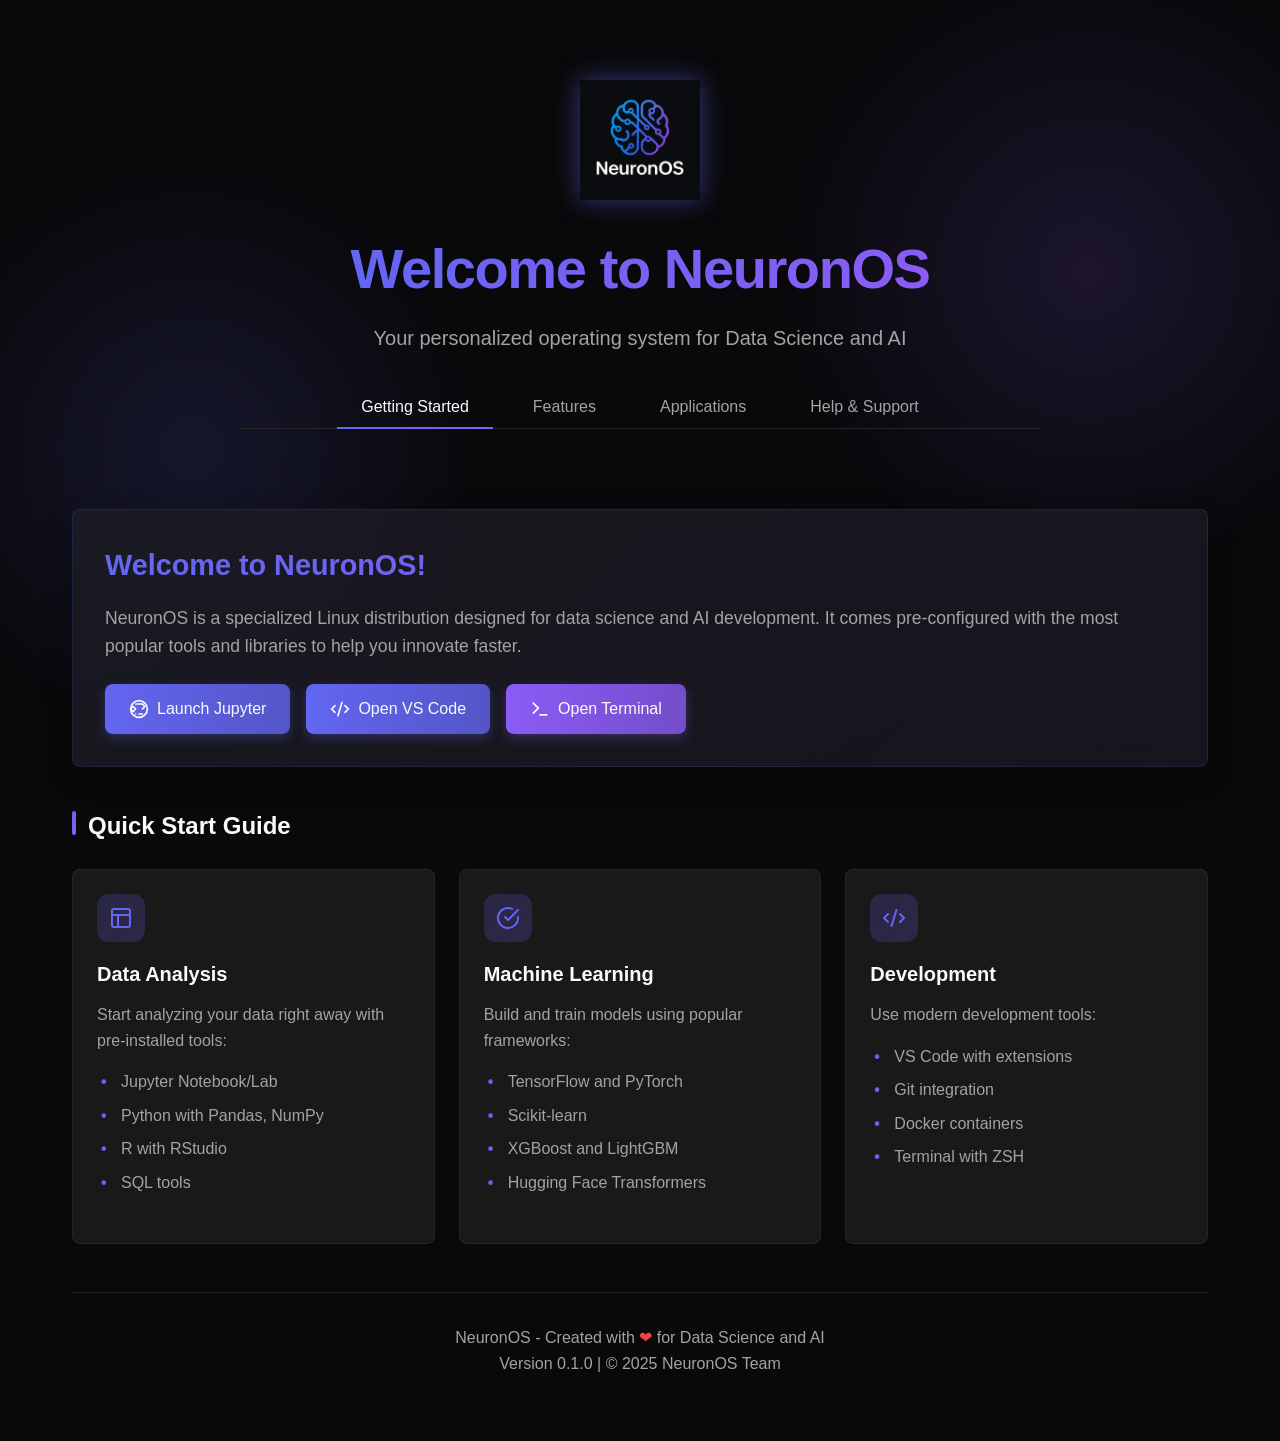
<file: ui/welcome.html>
<!DOCTYPE html>
<html lang="en">
<head>
    <meta charset="UTF-8">
    <meta name="viewport" content="width=device-width, initial-scale=1.0">
    <title>Welcome to NeuronOS</title>
    <!-- Favicon -->
    <link rel="icon" href="/usr/share/neuronos/branding/new_logo.svg" type="image/png">
    <!-- Fallback favicon for browsers that don't support PNG -->
    <link rel="icon" href="[data-uri]" type="image/svg+xml">
    <style>
        /* Modern CSS Variables */
        :root {
            --background: #09090b;
            --foreground: #fafafa;
            --card: #171717;
            --card-foreground: #fafafa;
            --popover: #171717;
            --popover-foreground: #fafafa;
            --primary: #6366f1;
            --primary-foreground: #fafafa;
            --secondary: #8b5cf6;
            --secondary-foreground: #fafafa;
            --muted: #262626;
            --muted-foreground: #a3a3a3;
            --accent: #262626;
            --accent-foreground: #fafafa;
            --destructive: #ef4444;
            --destructive-foreground: #fafafa;
            --border: #262626;
            --input: #262626;
            --ring: #6366f1;
            --radius: 0.5rem;
        }

        /* Base Styles */
        * {
            margin: 0;
            padding: 0;
            box-sizing: border-box;
        }

        body {
            font-family: 'Inter', -apple-system, BlinkMacSystemFont, 'Segoe UI', Roboto, Oxygen, Ubuntu, Cantarell, 'Open Sans', 'Helvetica Neue', sans-serif;
            background-color: var(--background);
            color: var(--foreground);
            line-height: 1.6;
            overflow-x: hidden;
        }

        /* Modern Glassmorphism Background */
        body::before {
            content: '';
            position: fixed;
            top: 0;
            left: 0;
            width: 100%;
            height: 100%;
            background:
                radial-gradient(circle at 15% 50%, rgba(99, 102, 241, 0.15), transparent 25%),
                radial-gradient(circle at 85% 30%, rgba(139, 92, 246, 0.15), transparent 25%);
            z-index: -1;
        }

        /* Container */
        .container {
            max-width: 1200px;
            margin: 0 auto;
            padding: 2rem;
        }

        /* Header */
        .header {
            display: flex;
            flex-direction: column;
            align-items: center;
            justify-content: center;
            text-align: center;
            padding: 3rem 0;
            position: relative;
        }

        .logo {
            width: 120px;
            height: 120px;
            margin-bottom: 1.5rem;
            filter: drop-shadow(0 0 0.75rem rgba(99, 102, 241, 0.5));
            animation: pulse 2s infinite alternate;
        }

        @keyframes pulse {
            from {
                transform: scale(1);
                filter: drop-shadow(0 0 0.75rem rgba(99, 102, 241, 0.5));
            }
            to {
                transform: scale(1.05);
                filter: drop-shadow(0 0 1rem rgba(99, 102, 241, 0.8));
            }
        }

        .title {
            font-size: 3.5rem;
            font-weight: 800;
            letter-spacing: -0.025em;
            margin-bottom: 0.5rem;
            background: linear-gradient(to right, var(--primary), var(--secondary));
            -webkit-background-clip: text;
            -webkit-text-fill-color: transparent;
            background-clip: text;
            color: transparent;
        }

        .subtitle {
            font-size: 1.25rem;
            color: var(--muted-foreground);
            max-width: 600px;
            margin-bottom: 2rem;
        }

        /* Tabs */
        .tabs {
            display: flex;
            border-bottom: 1px solid var(--border);
            margin-bottom: 2rem;
            width: 100%;
            max-width: 800px;
            justify-content: center;
            gap: 1rem;
        }

        .tab {
            padding: 0.75rem 1.5rem;
            cursor: pointer;
            background: transparent;
            border: none;
            color: var(--muted-foreground);
            font-size: 1rem;
            font-weight: 500;
            transition: all 0.2s ease;
            position: relative;
        }

        .tab.active {
            color: var(--foreground);
        }

        .tab.active::after {
            content: '';
            position: absolute;
            bottom: -1px;
            left: 0;
            width: 100%;
            height: 2px;
            background: linear-gradient(to right, var(--primary), var(--secondary));
        }

        .tab:hover {
            color: var(--foreground);
        }

        /* Tab Content */
        .tab-content {
            display: none;
            animation: fadeIn 0.3s ease;
        }

        .tab-content.active {
            display: block;
        }

        @keyframes fadeIn {
            from {
                opacity: 0;
                transform: translateY(10px);
            }
            to {
                opacity: 1;
                transform: translateY(0);
            }
        }

        /* Card Styles */
        .card {
            background: rgba(23, 23, 23, 0.7);
            backdrop-filter: blur(12px);
            -webkit-backdrop-filter: blur(12px);
            border-radius: var(--radius);
            border: 1px solid rgba(255, 255, 255, 0.08);
            padding: 1.5rem;
            margin-bottom: 2rem;
            box-shadow: 0 10px 30px rgba(0, 0, 0, 0.2);
            transition: all 0.3s ease;
            position: relative;
            overflow: hidden;
        }

        .card::before {
            content: '';
            position: absolute;
            top: 0;
            left: 0;
            width: 100%;
            height: 100%;
            background: linear-gradient(45deg, rgba(99, 102, 241, 0.05), rgba(139, 92, 246, 0.05));
            z-index: -1;
        }

        .card:hover {
            transform: translateY(-5px);
            box-shadow: 0 15px 40px rgba(0, 0, 0, 0.3);
            border: 1px solid rgba(255, 255, 255, 0.12);
        }

        .hero-card {
            background: linear-gradient(135deg, rgba(23, 23, 23, 0.8), rgba(23, 23, 23, 0.6));
            border: 1px solid rgba(99, 102, 241, 0.2);
            padding: 2rem;
        }

        .card-title {
            font-size: 1.8rem;
            font-weight: 700;
            margin-bottom: 1rem;
            background: linear-gradient(to right, var(--primary), var(--secondary));
            -webkit-background-clip: text;
            -webkit-text-fill-color: transparent;
            background-clip: text;
            color: transparent;
        }

        .card-description {
            color: var(--muted-foreground);
            margin-bottom: 1.5rem;
            font-size: 1.1rem;
        }

        /* Button Styles */
        .button-group {
            display: flex;
            flex-wrap: wrap;
            gap: 1rem;
            margin-top: 1.5rem;
        }

        .button {
            display: inline-flex;
            align-items: center;
            justify-content: center;
            gap: 0.5rem;
            background: linear-gradient(to right, var(--primary), rgba(99, 102, 241, 0.8));
            color: var(--primary-foreground);
            font-weight: 500;
            padding: 0.75rem 1.5rem;
            border-radius: var(--radius);
            border: none;
            cursor: pointer;
            transition: all 0.2s ease;
            text-decoration: none;
            position: relative;
            overflow: hidden;
            box-shadow: 0 4px 12px rgba(99, 102, 241, 0.3);
        }

        .button::before {
            content: '';
            position: absolute;
            top: 0;
            left: -100%;
            width: 100%;
            height: 100%;
            background: linear-gradient(90deg, transparent, rgba(255, 255, 255, 0.2), transparent);
            transition: all 0.6s ease;
        }

        .button:hover {
            transform: translateY(-2px);
            box-shadow: 0 6px 16px rgba(99, 102, 241, 0.4);
        }

        .button:hover::before {
            left: 100%;
        }

        .button.secondary {
            background: linear-gradient(to right, var(--secondary), rgba(139, 92, 246, 0.8));
            box-shadow: 0 4px 12px rgba(139, 92, 246, 0.3);
        }

        .button.secondary:hover {
            box-shadow: 0 6px 16px rgba(139, 92, 246, 0.4);
        }

        .button.small {
            padding: 0.5rem 1rem;
            font-size: 0.875rem;
        }

        .button-icon {
            width: 1.25rem;
            height: 1.25rem;
        }

        /* Section Title */
        .section-title {
            font-size: 1.5rem;
            font-weight: 700;
            margin: 2.5rem 0 1.5rem;
            color: var(--foreground);
            position: relative;
            padding-left: 1rem;
        }

        .section-title::before {
            content: '';
            position: absolute;
            left: 0;
            top: 0.25rem;
            height: 1.5rem;
            width: 4px;
            background: linear-gradient(to bottom, var(--primary), var(--secondary));
            border-radius: 2px;
        }

        /* Feature Grid */
        .feature-grid {
            display: grid;
            grid-template-columns: repeat(auto-fill, minmax(300px, 1fr));
            gap: 1.5rem;
            margin-bottom: 2.5rem;
        }

        .feature-card {
            background: rgba(38, 38, 38, 0.6);
            backdrop-filter: blur(10px);
            -webkit-backdrop-filter: blur(10px);
            border-radius: var(--radius);
            border: 1px solid rgba(255, 255, 255, 0.05);
            padding: 1.5rem;
            transition: all 0.3s ease;
        }

        .feature-card:hover {
            transform: translateY(-5px);
            box-shadow: 0 10px 30px rgba(0, 0, 0, 0.2);
            border: 1px solid rgba(255, 255, 255, 0.1);
        }

        .feature-icon {
            display: inline-flex;
            align-items: center;
            justify-content: center;
            width: 3rem;
            height: 3rem;
            background: linear-gradient(135deg, rgba(99, 102, 241, 0.2), rgba(139, 92, 246, 0.2));
            border-radius: 0.75rem;
            margin-bottom: 1rem;
        }

        .feature-icon svg {
            color: var(--primary);
        }

        .feature-title {
            font-size: 1.25rem;
            font-weight: 600;
            margin-bottom: 0.75rem;
            color: var(--foreground);
        }

        .feature-description {
            color: var(--muted-foreground);
            margin-bottom: 1rem;
        }

        .feature-list {
            list-style-type: none;
            padding: 0;
            margin: 0 0 1.5rem;
        }

        .feature-list li {
            position: relative;
            padding-left: 1.5rem;
            margin-bottom: 0.5rem;
            color: var(--muted-foreground);
        }

        .feature-list li::before {
            content: '•';
            position: absolute;
            left: 0.25rem;
            color: var(--primary);
            font-weight: bold;
        }

        /* App Grid */
        .app-grid {
            display: grid;
            grid-template-columns: repeat(auto-fill, minmax(200px, 1fr));
            gap: 1.5rem;
            margin-bottom: 2.5rem;
        }

        .app-card {
            background: rgba(38, 38, 38, 0.6);
            backdrop-filter: blur(10px);
            -webkit-backdrop-filter: blur(10px);
            border-radius: var(--radius);
            border: 1px solid rgba(255, 255, 255, 0.05);
            padding: 1.5rem;
            text-align: center;
            transition: all 0.3s ease;
        }

        .app-card:hover {
            transform: translateY(-5px);
            box-shadow: 0 10px 30px rgba(0, 0, 0, 0.2);
            border: 1px solid rgba(255, 255, 255, 0.1);
        }

        .app-icon {
            display: inline-flex;
            align-items: center;
            justify-content: center;
            width: 3rem;
            height: 3rem;
            background: linear-gradient(135deg, rgba(99, 102, 241, 0.2), rgba(139, 92, 246, 0.2));
            border-radius: 50%;
            margin: 0 auto 1rem;
        }

        .app-icon svg {
            color: var(--primary);
        }

        .app-title {
            font-size: 1.1rem;
            font-weight: 600;
            margin-bottom: 0.5rem;
            color: var(--foreground);
        }

        .app-description {
            color: var(--muted-foreground);
            font-size: 0.875rem;
            margin-bottom: 1rem;
        }

        /* System Info Card */
        .system-info-card {
            background: linear-gradient(135deg, rgba(23, 23, 23, 0.8), rgba(23, 23, 23, 0.6));
            border: 1px solid rgba(99, 102, 241, 0.1);
        }

        .system-info {
            display: grid;
            grid-template-columns: repeat(auto-fit, minmax(200px, 1fr));
            gap: 1rem;
            margin-bottom: 1.5rem;
        }

        .info-item {
            display: flex;
            flex-direction: column;
            gap: 0.25rem;
        }

        .info-label {
            color: var(--muted-foreground);
            font-size: 0.875rem;
        }

        .info-value {
            color: var(--foreground);
            font-weight: 500;
        }

        /* Footer */
        .footer {
            text-align: center;
            padding: 2rem 0;
            margin-top: 3rem;
            color: var(--muted-foreground);
            border-top: 1px solid var(--border);
        }

        .heart {
            display: inline-block;
            color: var(--destructive);
            animation: beat 1s infinite alternate;
        }

        @keyframes beat {
            from {
                transform: scale(1);
            }
            to {
                transform: scale(1.2);
            }
        }

        /* Responsive Adjustments */
        @media (max-width: 768px) {
            .tabs {
                flex-wrap: wrap;
                gap: 0.5rem;
            }

            .tab {
                padding: 0.5rem 1rem;
                font-size: 0.875rem;
            }

            .feature-grid, .app-grid {
                grid-template-columns: 1fr;
            }

            .button-group {
                flex-direction: column;
            }

            .title {
                font-size: 2.5rem;
            }
        }

        @media (max-width: 480px) {
            .container {
                padding: 1rem;
            }

            .header {
                padding: 2rem 0;
            }

            .title {
                font-size: 2rem;
            }

            .subtitle {
                font-size: 1rem;
            }

            .card {
                padding: 1rem;
            }
        }
    </style>
</head>
<body>
    <div class="container">
        <header class="header">
            <img src="/usr/share/neuronos/branding/new_logo.png" alt="NeuronOS Logo" class="logo">
            <h1 class="title">Welcome to NeuronOS</h1>
            <p class="subtitle">Your personalized operating system for Data Science and AI</p>

            <div class="tabs">
                <button class="tab active" onclick="openTab(event, 'getting-started')">Getting Started</button>
                <button class="tab" onclick="openTab(event, 'features')">Features</button>
                <button class="tab" onclick="openTab(event, 'apps')">Applications</button>
                <button class="tab" onclick="openTab(event, 'help')">Help & Support</button>
            </div>
        </header>
        <!-- Getting Started Tab -->
        <div id="getting-started" class="tab-content active">
            <div class="card hero-card">
                <div class="card-content">
                    <h2 class="card-title">Welcome to NeuronOS!</h2>
                    <p class="card-description">NeuronOS is a specialized Linux distribution designed for data science and AI development. It comes pre-configured with the most popular tools and libraries to help you innovate faster.</p>
                    <div class="button-group">
                        <a href="#" onclick="window.location='jupyter-lab'" class="button primary">
                            <svg xmlns="http://www.w3.org/2000/svg" width="24" height="24" viewBox="0 0 24 24" fill="none" stroke="currentColor" stroke-width="2" stroke-linecap="round" stroke-linejoin="round" class="button-icon"><path d="M12 22c5.523 0 10-4.477 10-10S17.523 2 12 2 2 6.477 2 12s4.477 10 10 10z"></path><path d="m2 12 3-3 3 3-3 3-3-3Z"></path><path d="m16 6 3 3-3 3"></path><path d="M8 6h8"></path><path d="M16 18h-4"></path><path d="M8 18h0"></path></svg>
                            Launch Jupyter
                        </a>
                        <a href="#" onclick="window.location='code'" class="button primary">
                            <svg xmlns="http://www.w3.org/2000/svg" width="24" height="24" viewBox="0 0 24 24" fill="none" stroke="currentColor" stroke-width="2" stroke-linecap="round" stroke-linejoin="round" class="button-icon"><path d="m18 16 4-4-4-4"></path><path d="m6 8-4 4 4 4"></path><path d="m14.5 4-5 16"></path></svg>
                            Open VS Code
                        </a>
                        <a href="#" onclick="window.location='xfce4-terminal'" class="button secondary">
                            <svg xmlns="http://www.w3.org/2000/svg" width="24" height="24" viewBox="0 0 24 24" fill="none" stroke="currentColor" stroke-width="2" stroke-linecap="round" stroke-linejoin="round" class="button-icon"><polyline points="4 17 10 11 4 5"></polyline><line x1="12" x2="20" y1="19" y2="19"></line></svg>
                            Open Terminal
                        </a>
                    </div>
                </div>
            </div>

            <h2 class="section-title">Quick Start Guide</h2>
            <div class="feature-grid">
                <div class="feature-card">
                    <div class="feature-icon">
                        <svg xmlns="http://www.w3.org/2000/svg" width="24" height="24" viewBox="0 0 24 24" fill="none" stroke="currentColor" stroke-width="2" stroke-linecap="round" stroke-linejoin="round"><rect width="18" height="18" x="3" y="3" rx="2" ry="2"></rect><line x1="3" x2="21" y1="9" y2="9"></line><line x1="9" x2="9" y1="21" y2="9"></line></svg>
                    </div>
                    <h3 class="feature-title">Data Analysis</h3>
                    <p class="feature-description">Start analyzing your data right away with pre-installed tools:</p>
                    <ul class="feature-list">
                        <li>Jupyter Notebook/Lab</li>
                        <li>Python with Pandas, NumPy</li>
                        <li>R with RStudio</li>
                        <li>SQL tools</li>
                    </ul>
                </div>
                <div class="feature-card">
                    <div class="feature-icon">
                        <svg xmlns="http://www.w3.org/2000/svg" width="24" height="24" viewBox="0 0 24 24" fill="none" stroke="currentColor" stroke-width="2" stroke-linecap="round" stroke-linejoin="round"><path d="M22 11.08V12a10 10 0 1 1-5.93-9.14"></path><polyline points="22 4 12 14.01 9 11.01"></polyline></svg>
                    </div>
                    <h3 class="feature-title">Machine Learning</h3>
                    <p class="feature-description">Build and train models using popular frameworks:</p>
                    <ul class="feature-list">
                        <li>TensorFlow and PyTorch</li>
                        <li>Scikit-learn</li>
                        <li>XGBoost and LightGBM</li>
                        <li>Hugging Face Transformers</li>
                    </ul>
                </div>
                <div class="feature-card">
                    <div class="feature-icon">
                        <svg xmlns="http://www.w3.org/2000/svg" width="24" height="24" viewBox="0 0 24 24" fill="none" stroke="currentColor" stroke-width="2" stroke-linecap="round" stroke-linejoin="round"><path d="m18 16 4-4-4-4"></path><path d="m6 8-4 4 4 4"></path><path d="m14.5 4-5 16"></path></svg>
                    </div>
                    <h3 class="feature-title">Development</h3>
                    <p class="feature-description">Use modern development tools:</p>
                    <ul class="feature-list">
                        <li>VS Code with extensions</li>
                        <li>Git integration</li>
                        <li>Docker containers</li>
                        <li>Terminal with ZSH</li>
                    </ul>
                </div>
            </div>
        </div>
        <!-- Features Tab -->
        <div id="features" class="tab-content">
            <div class="card hero-card">
                <div class="card-content">
                    <h2 class="card-title">NeuronOS Features</h2>
                    <p class="card-description">NeuronOS is designed to be fast, modern, and optimized for data science and AI workflows. Here are some of its key features:</p>
                </div>
            </div>

            <div class="feature-grid">
                <div class="feature-card">
                    <div class="feature-icon">
                        <svg xmlns="http://www.w3.org/2000/svg" width="24" height="24" viewBox="0 0 24 24" fill="none" stroke="currentColor" stroke-width="2" stroke-linecap="round" stroke-linejoin="round"><path d="m13 2-2 2.5h3L12 7"></path><path d="M10 15v-2.5a2.5 2.5 0 0 1 5 0v2.5"></path><path d="M10 15v-1a2.5 2.5 0 0 0-5 0v1"></path><path d="M10 15v6"></path><path d="M14 15v6"></path><path d="M5 15v6"></path><path d="M19 15v6"></path><path d="M3 21h18"></path></svg>
                    </div>
                    <h3 class="feature-title">Fast & Optimized</h3>
                    <p class="feature-description">NeuronOS is optimized for performance:</p>
                    <ul class="feature-list">
                        <li>Lightweight desktop environment</li>
                        <li>Optimized kernel parameters</li>
                        <li>Efficient memory management</li>
                        <li>SSD optimizations</li>
                    </ul>
                </div>
                <div class="feature-card">
                    <div class="feature-icon">
                        <svg xmlns="http://www.w3.org/2000/svg" width="24" height="24" viewBox="0 0 24 24" fill="none" stroke="currentColor" stroke-width="2" stroke-linecap="round" stroke-linejoin="round"><circle cx="12" cy="12" r="10"></circle><path d="M8 14s1.5 2 4 2 4-2 4-2"></path><line x1="9" x2="9.01" y1="9" y2="9"></line><line x1="15" x2="15.01" y1="9" y2="9"></line></svg>
                    </div>
                    <h3 class="feature-title">Modern UI</h3>
                    <p class="feature-description">Enjoy a clean, modern interface:</p>
                    <ul class="feature-list">
                        <li>Dark theme optimized for long sessions</li>
                        <li>Modern fonts and icons</li>
                        <li>Intuitive application launcher</li>
                        <li>Customizable desktop</li>
                    </ul>
                </div>
                <div class="feature-card">
                    <div class="feature-icon">
                        <svg xmlns="http://www.w3.org/2000/svg" width="24" height="24" viewBox="0 0 24 24" fill="none" stroke="currentColor" stroke-width="2" stroke-linecap="round" stroke-linejoin="round"><path d="m21.44 11.05-9.19 9.19a6 6 0 0 1-8.49-8.49l8.57-8.57A4 4 0 1 1 18 8.84l-8.59 8.57a2 2 0 0 1-2.83-2.83l8.49-8.48"></path></svg>
                    </div>
                    <h3 class="feature-title">Pre-installed Tools</h3>
                    <p class="feature-description">All the tools you need, ready to use:</p>
                    <ul class="feature-list">
                        <li>Data science libraries and frameworks</li>
                        <li>Development environments</li>
                        <li>Visualization tools</li>
                        <li>Productivity applications</li>
                    </ul>
                </div>
                <div class="feature-card">
                    <div class="feature-icon">
                        <svg xmlns="http://www.w3.org/2000/svg" width="24" height="24" viewBox="0 0 24 24" fill="none" stroke="currentColor" stroke-width="2" stroke-linecap="round" stroke-linejoin="round"><path d="M12.22 2h-.44a2 2 0 0 0-2 2v.18a2 2 0 0 1-1 1.73l-.43.25a2 2 0 0 1-2 0l-.15-.08a2 2 0 0 0-2.73.73l-.22.38a2 2 0 0 0 .73 2.73l.15.1a2 2 0 0 1 1 1.72v.51a2 2 0 0 1-1 1.74l-.15.09a2 2 0 0 0-.73 2.73l.22.38a2 2 0 0 0 2.73.73l.15-.08a2 2 0 0 1 2 0l.43.25a2 2 0 0 1 1 1.73V20a2 2 0 0 0 2 2h.44a2 2 0 0 0 2-2v-.18a2 2 0 0 1 1-1.73l.43-.25a2 2 0 0 1 2 0l.15.08a2 2 0 0 0 2.73-.73l.22-.39a2 2 0 0 0-.73-2.73l-.15-.08a2 2 0 0 1-1-1.74v-.5a2 2 0 0 1 1-1.74l.15-.09a2 2 0 0 0 .73-2.73l-.22-.38a2 2 0 0 0-2.73-.73l-.15.08a2 2 0 0 1-2 0l-.43-.25a2 2 0 0 1-1-1.73V4a2 2 0 0 0-2-2z"></path><circle cx="12" cy="12" r="3"></circle></svg>
                    </div>
                    <h3 class="feature-title">Easy to Extend</h3>
                    <p class="feature-description">Customize to fit your needs:</p>
                    <ul class="feature-list">
                        <li>Simple package management</li>
                        <li>Conda/Mamba integration</li>
                        <li>Docker support</li>
                        <li>Custom performance profiles</li>
                    </ul>
                </div>
                <div class="feature-card">
                    <div class="feature-icon">
                        <svg xmlns="http://www.w3.org/2000/svg" width="24" height="24" viewBox="0 0 24 24" fill="none" stroke="currentColor" stroke-width="2" stroke-linecap="round" stroke-linejoin="round"><rect width="18" height="11" x="3" y="11" rx="2" ry="2"></rect><path d="M7 11V7a5 5 0 0 1 10 0v4"></path></svg>
                    </div>
                    <h3 class="feature-title">Secure & Stable</h3>
                    <p class="feature-description">Built on a solid foundation:</p>
                    <ul class="feature-list">
                        <li>Based on Ubuntu LTS</li>
                        <li>Regular security updates</li>
                        <li>Stable package versions</li>
                        <li>Backup and recovery tools</li>
                    </ul>
                </div>
                <div class="feature-card">
                    <div class="feature-icon">
                        <svg xmlns="http://www.w3.org/2000/svg" width="24" height="24" viewBox="0 0 24 24" fill="none" stroke="currentColor" stroke-width="2" stroke-linecap="round" stroke-linejoin="round"><path d="M17 21v-2a4 4 0 0 0-4-4H5a4 4 0 0 0-4 4v2"></path><circle cx="9" cy="7" r="4"></circle><path d="M23 21v-2a4 4 0 0 0-3-3.87"></path><path d="M16 3.13a4 4 0 0 1 0 7.75"></path></svg>
                    </div>
                    <h3 class="feature-title">Community Support</h3>
                    <p class="feature-description">You're not alone:</p>
                    <ul class="feature-list">
                        <li>Active community</li>
                        <li>Comprehensive documentation</li>
                        <li>Tutorials and examples</li>
                        <li>Regular updates</li>
                    </ul>
                </div>
            </div>
        </div>
        <!-- Applications Tab -->
        <div id="apps" class="tab-content">
            <div class="card hero-card">
                <div class="card-content">
                    <h2 class="card-title">Pre-installed Applications</h2>
                    <p class="card-description">NeuronOS comes with a variety of applications pre-installed to help you with your data science and AI workflows.</p>
                </div>
            </div>

            <h2 class="section-title">Data Science & AI</h2>
            <div class="app-grid">
                <div class="app-card">
                    <div class="app-icon">
                        <svg xmlns="http://www.w3.org/2000/svg" width="24" height="24" viewBox="0 0 24 24" fill="none" stroke="currentColor" stroke-width="2" stroke-linecap="round" stroke-linejoin="round"><path d="M14.5 2H6a2 2 0 0 0-2 2v16a2 2 0 0 0 2 2h12a2 2 0 0 0 2-2V7.5L14.5 2z"></path><polyline points="14 2 14 8 20 8"></polyline></svg>
                    </div>
                    <h3 class="app-title">Jupyter</h3>
                    <p class="app-description">Interactive computing environment</p>
                    <a href="#" onclick="window.location='jupyter-lab'" class="button small">Launch</a>
                </div>
                <div class="app-card">
                    <div class="app-icon">
                        <svg xmlns="http://www.w3.org/2000/svg" width="24" height="24" viewBox="0 0 24 24" fill="none" stroke="currentColor" stroke-width="2" stroke-linecap="round" stroke-linejoin="round"><path d="M3 3v18h18"></path><path d="m19 9-5 5-4-4-3 3"></path></svg>
                    </div>
                    <h3 class="app-title">Orange</h3>
                    <p class="app-description">Visual data mining</p>
                    <a href="#" onclick="window.location='orange-canvas'" class="button small">Launch</a>
                </div>
                <div class="app-card">
                    <div class="app-icon">
                        <svg xmlns="http://www.w3.org/2000/svg" width="24" height="24" viewBox="0 0 24 24" fill="none" stroke="currentColor" stroke-width="2" stroke-linecap="round" stroke-linejoin="round"><path d="M2 3h6a4 4 0 0 1 4 4v14a3 3 0 0 0-3-3H2z"></path><path d="M22 3h-6a4 4 0 0 0-4 4v14a3 3 0 0 1 3-3h7z"></path></svg>
                    </div>
                    <h3 class="app-title">RStudio</h3>
                    <p class="app-description">R statistical computing</p>
                    <a href="#" onclick="window.location='rstudio'" class="button small">Launch</a>
                </div>
                <div class="app-card">
                    <div class="app-icon">
                        <svg xmlns="http://www.w3.org/2000/svg" width="24" height="24" viewBox="0 0 24 24" fill="none" stroke="currentColor" stroke-width="2" stroke-linecap="round" stroke-linejoin="round"><path d="M12 22c5.523 0 10-4.477 10-10S17.523 2 12 2 2 6.477 2 12s4.477 10 10 10z"></path><path d="m2 12 3-3 3 3-3 3-3-3Z"></path><path d="m16 6 3 3-3 3"></path><path d="M8 6h8"></path><path d="M16 18h-4"></path><path d="M8 18h0"></path></svg>
                    </div>
                    <h3 class="app-title">KNIME</h3>
                    <p class="app-description">Data analytics platform</p>
                    <a href="#" onclick="window.location='/opt/knime/knime'" class="button small">Launch</a>
                </div>
            </div>

            <h2 class="section-title">Development Tools</h2>
            <div class="app-grid">
                <div class="app-card">
                    <div class="app-icon">
                        <svg xmlns="http://www.w3.org/2000/svg" width="24" height="24" viewBox="0 0 24 24" fill="none" stroke="currentColor" stroke-width="2" stroke-linecap="round" stroke-linejoin="round"><path d="m18 16 4-4-4-4"></path><path d="m6 8-4 4 4 4"></path><path d="m14.5 4-5 16"></path></svg>
                    </div>
                    <h3 class="app-title">VS Code</h3>
                    <p class="app-description">Code editor</p>
                    <a href="#" onclick="window.location='code'" class="button small">Launch</a>
                </div>
                <div class="app-card">
                    <div class="app-icon">
                        <svg xmlns="http://www.w3.org/2000/svg" width="24" height="24" viewBox="0 0 24 24" fill="none" stroke="currentColor" stroke-width="2" stroke-linecap="round" stroke-linejoin="round"><path d="M8 3H7a2 2 0 0 0-2 2v5a2 2 0 0 1-2 2 2 2 0 0 1 2 2v5a2 2 0 0 0 2 2h1"></path><path d="M16 3h1a2 2 0 0 1 2 2v5a2 2 0 0 0 2 2 2 2 0 0 0-2 2v5a2 2 0 0 1-2 2h-1"></path></svg>
                    </div>
                    <h3 class="app-title">Spyder</h3>
                    <p class="app-description">Scientific Python IDE</p>
                    <a href="#" onclick="window.location='spyder'" class="button small">Launch</a>
                </div>
                <div class="app-card">
                    <div class="app-icon">
                        <svg xmlns="http://www.w3.org/2000/svg" width="24" height="24" viewBox="0 0 24 24" fill="none" stroke="currentColor" stroke-width="2" stroke-linecap="round" stroke-linejoin="round"><path d="M21 2H3v16h5v4l4-4h5l4-4V2z"></path><path d="M10 8v3"></path><path d="M14 8v3"></path></svg>
                    </div>
                    <h3 class="app-title">Docker</h3>
                    <p class="app-description">Container platform</p>
                    <a href="#" onclick="window.location='xfce4-terminal -e &quot;docker ps&quot;'" class="button small">Launch</a>
                </div>
                <div class="app-card">
                    <div class="app-icon">
                        <svg xmlns="http://www.w3.org/2000/svg" width="24" height="24" viewBox="0 0 24 24" fill="none" stroke="currentColor" stroke-width="2" stroke-linecap="round" stroke-linejoin="round"><path d="M21 16V8a2 2 0 0 0-1-1.73l-7-4a2 2 0 0 0-2 0l-7 4A2 2 0 0 0 3 8v8a2 2 0 0 0 1 1.73l7 4a2 2 0 0 0 2 0l7-4A2 2 0 0 0 21 16z"></path><polyline points="3.29 7 12 12 20.71 7"></polyline><line x1="12" x2="12" y1="22" y2="12"></line></svg>
                    </div>
                    <h3 class="app-title">Anaconda</h3>
                    <p class="app-description">Package manager</p>
                    <a href="#" onclick="window.location='anaconda-navigator'" class="button small">Launch</a>
                </div>
            </div>

            <h2 class="section-title">Example Applications</h2>
            <div class="app-grid">
                <div class="app-card">
                    <div class="app-icon">
                        <svg xmlns="http://www.w3.org/2000/svg" width="24" height="24" viewBox="0 0 24 24" fill="none" stroke="currentColor" stroke-width="2" stroke-linecap="round" stroke-linejoin="round"><path d="M3 9h18v10a2 2 0 0 1-2 2H5a2 2 0 0 1-2-2V9Z"></path><path d="m3 9 2.45-4.9A2 2 0 0 1 7.24 3h9.52a2 2 0 0 1 1.8 1.1L21 9"></path><path d="M12 3v6"></path></svg>
                    </div>
                    <h3 class="app-title">Streamlit</h3>
                    <p class="app-description">Data app example</p>
                    <a href="#" onclick="window.location='bash -c &quot;cd /usr/share/neuronos/examples/streamlit && streamlit run example_app.py&quot;'" class="button small">Launch</a>
                </div>
                <div class="app-card">
                    <div class="app-icon">
                        <svg xmlns="http://www.w3.org/2000/svg" width="24" height="24" viewBox="0 0 24 24" fill="none" stroke="currentColor" stroke-width="2" stroke-linecap="round" stroke-linejoin="round"><rect width="18" height="18" x="3" y="3" rx="2"></rect><path d="M7 7h10"></path><path d="M7 12h10"></path><path d="M7 17h10"></path></svg>
                    </div>
                    <h3 class="app-title">Gradio</h3>
                    <p class="app-description">ML interface example</p>
                    <a href="#" onclick="window.location='bash -c &quot;cd /usr/share/neuronos/examples/gradio && python3 example_app.py&quot;'" class="button small">Launch</a>
                </div>
                <div class="app-card">
                    <div class="app-icon">
                        <svg xmlns="http://www.w3.org/2000/svg" width="24" height="24" viewBox="0 0 24 24" fill="none" stroke="currentColor" stroke-width="2" stroke-linecap="round" stroke-linejoin="round"><path d="M21 15a2 2 0 0 1-2 2H7l-4 4V5a2 2 0 0 1 2-2h14a2 2 0 0 1 2 2z"></path></svg>
                    </div>
                    <h3 class="app-title">HF Text Gen</h3>
                    <p class="app-description">Text generation demo</p>
                    <a href="#" onclick="window.location='bash -c &quot;cd /usr/share/neuronos/examples/huggingface && python3 text_generation.py&quot;'" class="button small">Launch</a>
                </div>
                <div class="app-card">
                    <div class="app-icon">
                        <svg xmlns="http://www.w3.org/2000/svg" width="24" height="24" viewBox="0 0 24 24" fill="none" stroke="currentColor" stroke-width="2" stroke-linecap="round" stroke-linejoin="round"><path d="M12 2a10 10 0 1 0 10 10 4 4 0 0 1-5-5 4 4 0 0 1-5-5"></path><path d="M8.5 8.5v.01"></path><path d="M16 15.5v.01"></path><path d="M12 12v.01"></path><path d="M11 17v.01"></path><path d="M7 14v.01"></path></svg>
                    </div>
                    <h3 class="app-title">Classifier</h3>
                    <p class="app-description">Interactive ML demo</p>
                    <a href="#" onclick="window.location='bash -c &quot;cd /usr/share/neuronos/examples/sklearn && python3 interactive_classifier.py&quot;'" class="button small">Launch</a>
                </div>
            </div>
        </div>
        <!-- Help & Support Tab -->
        <div id="help" class="tab-content">
            <div class="card hero-card">
                <div class="card-content">
                    <h2 class="card-title">Help & Support</h2>
                    <p class="card-description">Need help with NeuronOS? Here are some resources to get you started.</p>
                </div>
            </div>

            <div class="feature-grid">
                <div class="feature-card">
                    <div class="feature-icon">
                        <svg xmlns="http://www.w3.org/2000/svg" width="24" height="24" viewBox="0 0 24 24" fill="none" stroke="currentColor" stroke-width="2" stroke-linecap="round" stroke-linejoin="round"><path d="M4 19.5v-15A2.5 2.5 0 0 1 6.5 2H20v20H6.5a2.5 2.5 0 0 1 0-5H20"></path></svg>
                    </div>
                    <h3 class="feature-title">Documentation</h3>
                    <p class="feature-description">Check out our comprehensive documentation:</p>
                    <ul class="feature-list">
                        <li>User guides</li>
                        <li>Tutorials</li>
                        <li>API references</li>
                        <li>Example projects</li>
                    </ul>
                    <a href="https://github.com/neuronos/neuronos" class="button small">View Docs</a>
                </div>
                <div class="feature-card">
                    <div class="feature-icon">
                        <svg xmlns="http://www.w3.org/2000/svg" width="24" height="24" viewBox="0 0 24 24" fill="none" stroke="currentColor" stroke-width="2" stroke-linecap="round" stroke-linejoin="round"><path d="M17 21v-2a4 4 0 0 0-4-4H5a4 4 0 0 0-4 4v2"></path><circle cx="9" cy="7" r="4"></circle><path d="M23 21v-2a4 4 0 0 0-3-3.87"></path><path d="M16 3.13a4 4 0 0 1 0 7.75"></path></svg>
                    </div>
                    <h3 class="feature-title">Community</h3>
                    <p class="feature-description">Join our community for help and discussions:</p>
                    <ul class="feature-list">
                        <li>GitHub repository</li>
                        <li>Discord server</li>
                        <li>Forum</li>
                        <li>Social media</li>
                    </ul>
                    <a href="https://github.com/neuronos/neuronos" class="button small">Join Community</a>
                </div>
                <div class="feature-card">
                    <div class="feature-icon">
                        <svg xmlns="http://www.w3.org/2000/svg" width="24" height="24" viewBox="0 0 24 24" fill="none" stroke="currentColor" stroke-width="2" stroke-linecap="round" stroke-linejoin="round"><circle cx="12" cy="12" r="10"></circle><path d="m15 9-6 6"></path><path d="m9 9 6 6"></path></svg>
                    </div>
                    <h3 class="feature-title">Report Issues</h3>
                    <p class="feature-description">Found a bug or have a suggestion?</p>
                    <ul class="feature-list">
                        <li>GitHub issues</li>
                        <li>Feature requests</li>
                        <li>Bug reports</li>
                        <li>Contributions</li>
                    </ul>
                    <a href="https://github.com/neuronos/neuronos/issues" class="button small">Report Issue</a>
                </div>
            </div>

            <div class="card system-info-card">
                <div class="card-content">
                    <h2 class="card-title">System Information</h2>
                    <div class="system-info">
                        <div class="info-item">
                            <span class="info-label">NeuronOS Version:</span>
                            <span class="info-value">0.1.0</span>
                        </div>
                        <div class="info-item">
                            <span class="info-label">Based on:</span>
                            <span class="info-value">Ubuntu 22.04 LTS</span>
                        </div>
                        <div class="info-item">
                            <span class="info-label">Kernel:</span>
                            <span class="info-value">Linux 5.15</span>
                        </div>
                        <div class="info-item">
                            <span class="info-label">Desktop Environment:</span>
                            <span class="info-value">XFCE 4.16</span>
                        </div>
                    </div>
                    <a href="#" onclick="window.location='xfce4-terminal -e &quot;neofetch&quot;'" class="button secondary">Show System Info</a>
                </div>
            </div>
        </div>

        <footer class="footer">
            <p>NeuronOS - Created with <span class="heart">❤</span> for Data Science and AI</p>
            <p>Version 0.1.0 | © 2025 NeuronOS Team</p>
        </footer>
    </div>

    <script>
        function openTab(evt, tabName) {
            var i, tabcontent, tablinks;

            // Hide all tab content
            tabcontent = document.getElementsByClassName("tab-content");
            for (i = 0; i < tabcontent.length; i++) {
                tabcontent[i].classList.remove("active");
            }

            // Remove active class from all tabs
            tablinks = document.getElementsByClassName("tab");
            for (i = 0; i < tablinks.length; i++) {
                tablinks[i].classList.remove("active");
            }

            // Show the current tab and add active class to the button
            document.getElementById(tabName).classList.add("active");
            evt.currentTarget.classList.add("active");
        }
    </script>
</body>
</html>
</file>
